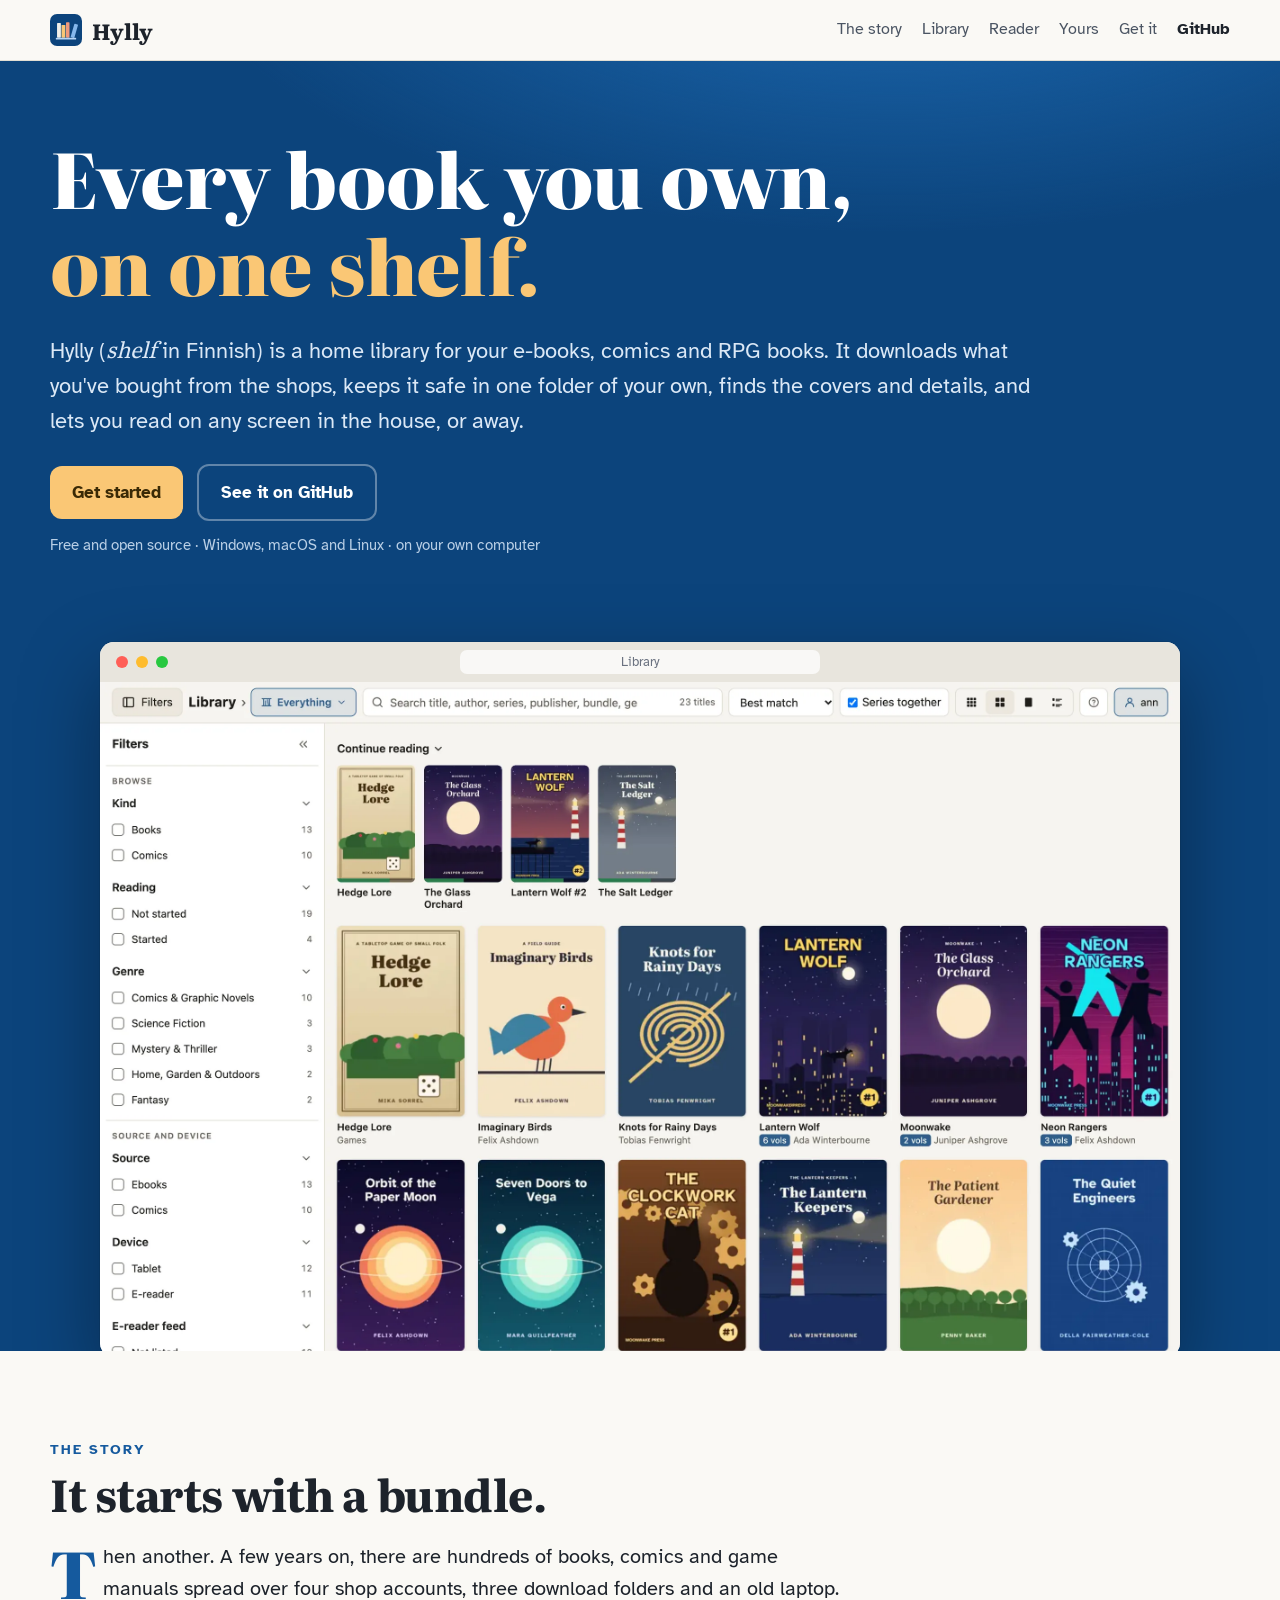
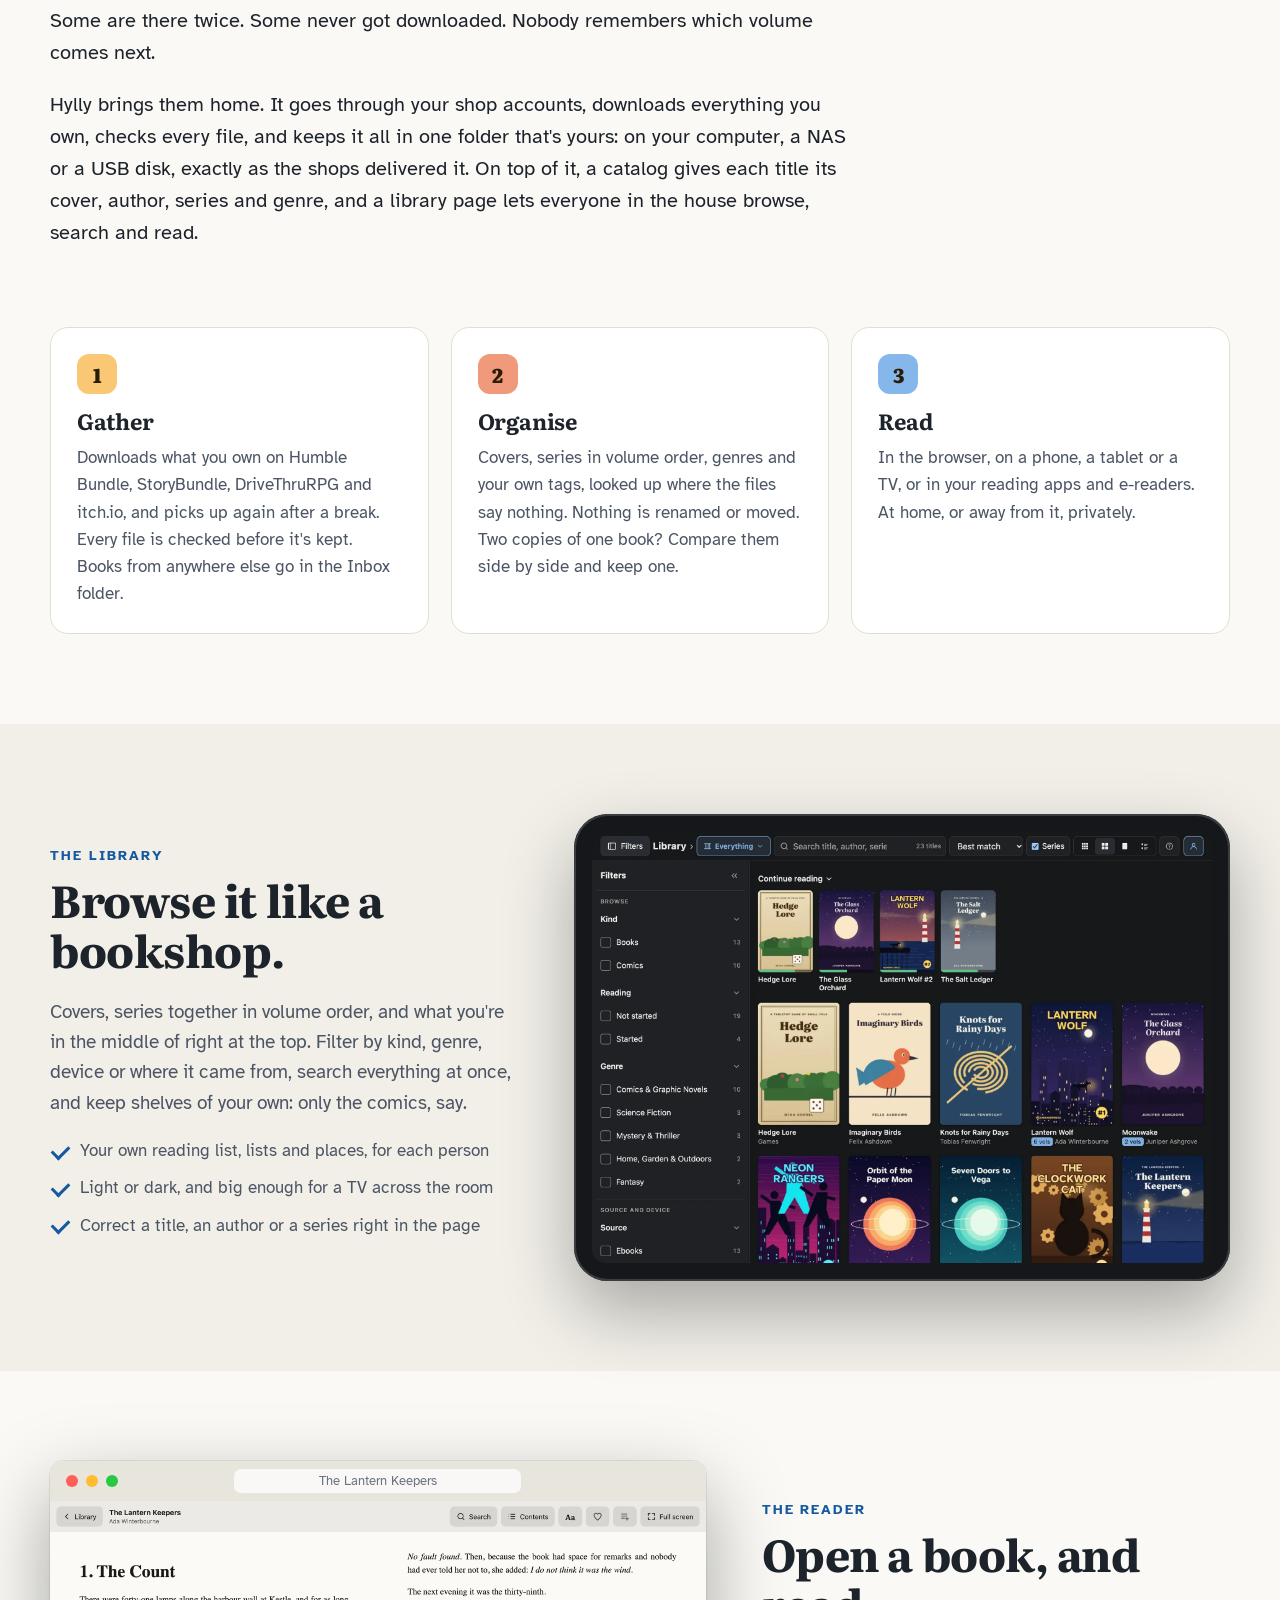
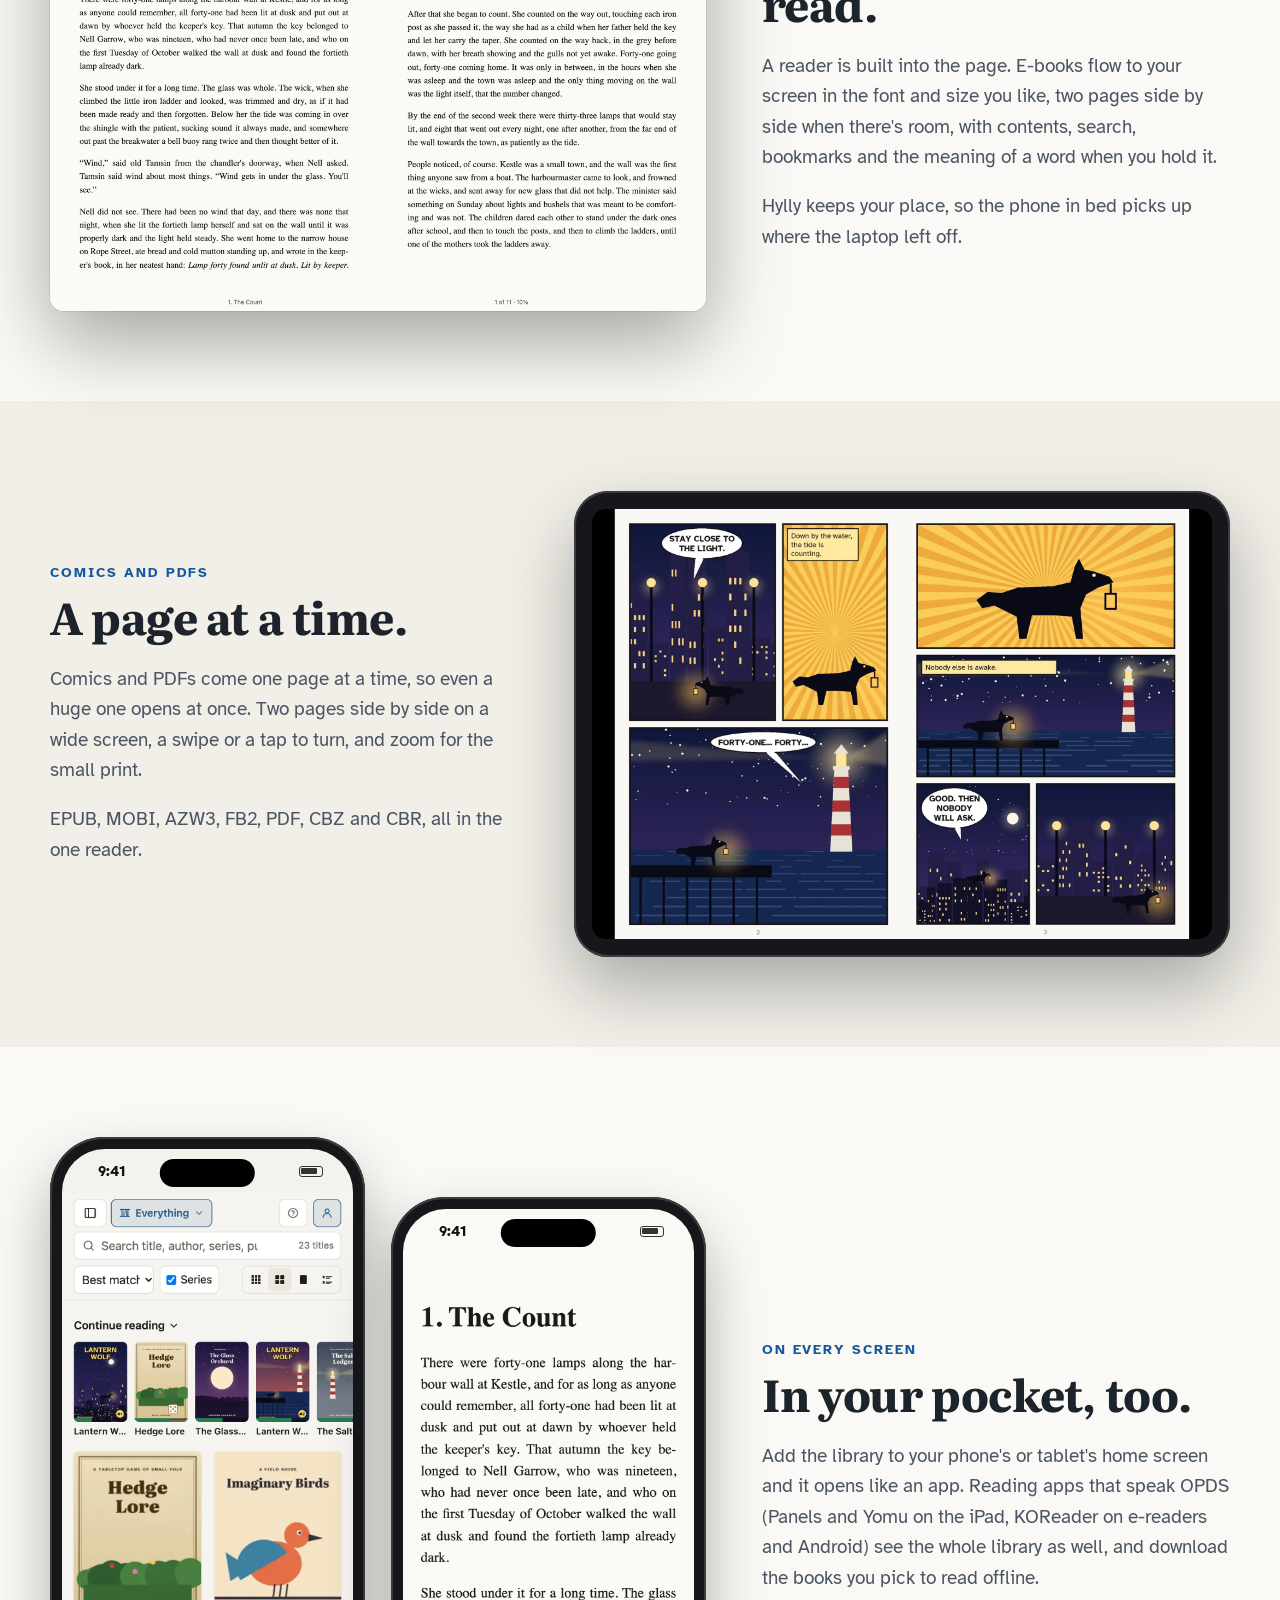
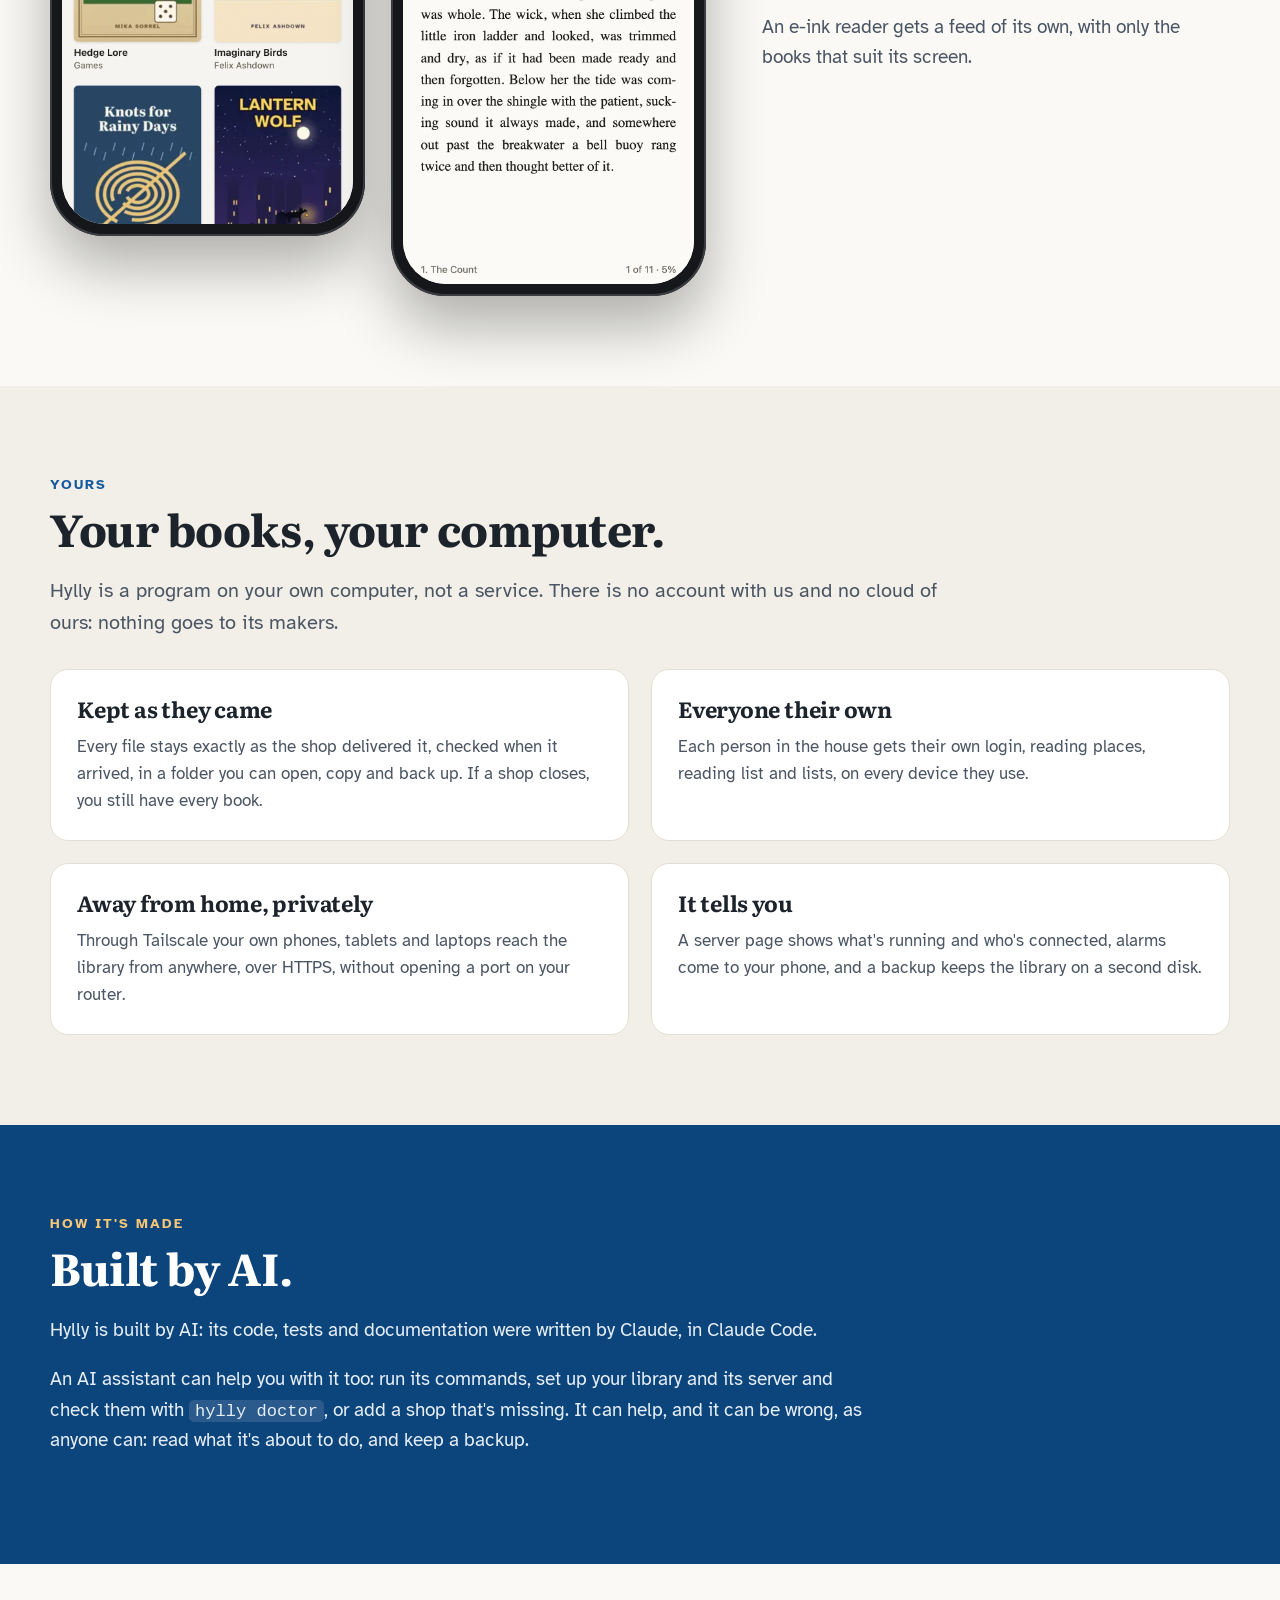
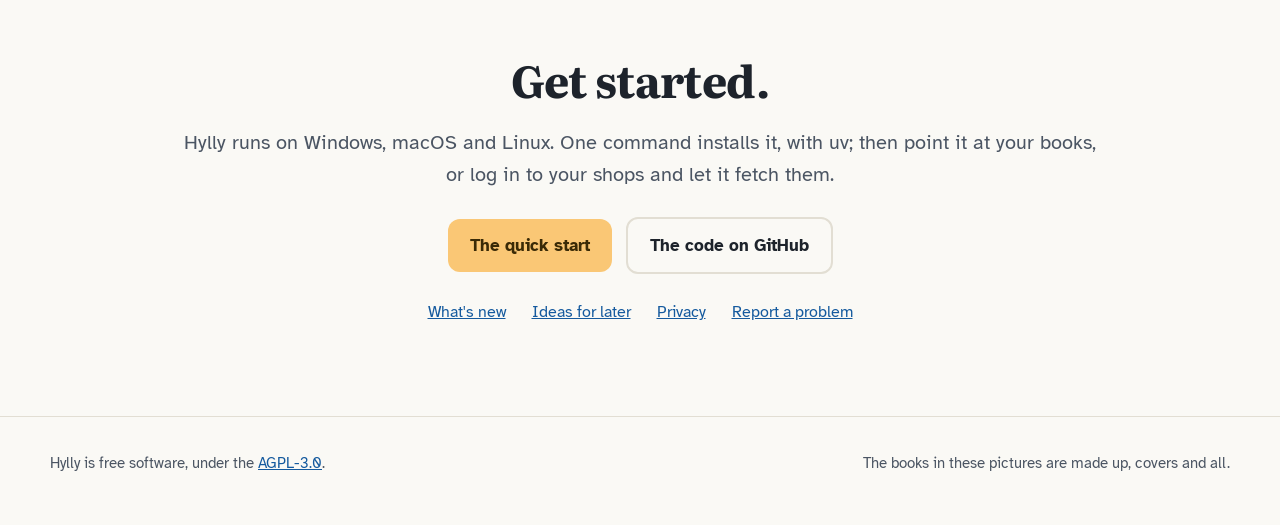
<file: site/index.html>
<!doctype html>
<html lang="en">
<head>
<meta charset="utf-8">
<meta name="viewport" content="width=device-width, initial-scale=1">
<title>Hylly: every book you own, on one shelf</title>
<meta name="description" content="Hylly is a home library for the e-books, comics and RPG books you own: it downloads them from the shops, keeps them in one folder of your own, finds their covers and details, and lets you read them on any screen.">
<meta property="og:type" content="website">
<meta property="og:title" content="Hylly: every book you own, on one shelf">
<meta property="og:description" content="A home library for the e-books, comics and RPG books you own. Free and open source, for Windows, macOS and Linux.">
<meta property="og:url" content="https://janisc.github.io/hylly/">
<meta property="og:image" content="https://janisc.github.io/hylly/og.png">
<meta property="og:image:width" content="1200">
<meta property="og:image:height" content="630">
<meta name="twitter:card" content="summary_large_image">
<meta name="theme-color" content="#0C447C">
<link rel="icon" href="data:image/svg+xml,%3Csvg xmlns='http://www.w3.org/2000/svg' viewBox='0 0 100 100'%3E%3Crect width='100' height='100' rx='22' fill='%230C447C'/%3E%3Crect x='22' y='28' width='12' height='46' rx='2' fill='%23F1EFE8'/%3E%3Crect x='36' y='34' width='12' height='40' rx='2' fill='%23FAC775'/%3E%3Crect x='50' y='26' width='11' height='48' rx='2' fill='%23F0997B'/%3E%3Crect x='64' y='30' width='12' height='44' rx='2' fill='%2385B7EB' transform='rotate(16 70 74)'/%3E%3Crect x='18' y='74' width='64' height='6' rx='3' fill='%23B5D4F4'/%3E%3C/svg%3E">
<style>
@font-face { font-family: "Literata"; src: url("fonts/literata-normal-200-900-latin.woff2") format("woff2"); font-weight: 200 900; font-display: swap; }
@font-face { font-family: "Atkinson Hyperlegible"; src: url("fonts/atkinson-normal-400-latin.woff2") format("woff2"); font-weight: 400; font-display: swap; }
@font-face { font-family: "Atkinson Hyperlegible"; src: url("fonts/atkinson-normal-700-latin.woff2") format("woff2"); font-weight: 700; font-display: swap; }

:root {
  --blue: #0C447C; --blue-2: #155a9e; --sky: #B5D4F4; --sky-2: #85B7EB; --sun: #FAC775; --coral: #F0997B; --paper: #F1EFE8;
  --bg: #faf9f5; --bg-2: #f1efe8; --card: #ffffff; --ink: #1d232b; --ink-2: #4b5563; --line: #e2ded3;
  --serif: "Literata", Georgia, "Times New Roman", serif;
  --sans: "Atkinson Hyperlegible", system-ui, -apple-system, "Segoe UI", sans-serif;
  color-scheme: light;
}
@media (prefers-color-scheme: dark) {
  :root { --bg: #12161c; --bg-2: #181e26; --card: #1d242e; --ink: #edf0f4; --ink-2: #aeb7c3; --line: #2b3440; color-scheme: dark; }
}
* { box-sizing: border-box; }
html { scroll-behavior: smooth; }
@media (prefers-reduced-motion: reduce) { html { scroll-behavior: auto; } }
body { margin: 0; background: var(--bg); color: var(--ink); font: 18px/1.6 var(--sans); -webkit-font-smoothing: antialiased; }
img { max-width: 100%; height: auto; display: block; }
a { color: var(--blue-2); }
@media (prefers-color-scheme: dark) { a { color: var(--sky); } }
.wrap { width: min(1180px, 100% - 40px); margin: 0 auto; }
h1, h2, h3 { font-family: var(--serif); line-height: 1.15; letter-spacing: -.01em; margin: 0 0 .5em; }
h2 { font-size: clamp(30px, 4vw, 44px); font-weight: 750; }
h3 { font-size: 22px; font-weight: 700; }
p { margin: 0 0 1em; }
.lead { font-size: 20px; color: var(--ink-2); max-width: 46em; }
code { font-size: .9em; background: var(--bg-2); padding: .1em .35em; border-radius: 5px; }

/* the top */
header.top { position: sticky; top: 0; z-index: 5; background: color-mix(in srgb, var(--bg) 88%, transparent); backdrop-filter: blur(10px);
  border-bottom: 1px solid var(--line); }
header.top .wrap { display: flex; align-items: center; gap: 22px; height: 60px; }
.brand { display: flex; align-items: center; gap: 10px; font: 750 22px var(--serif); color: var(--ink); text-decoration: none; }
.brand svg { width: 32px; height: 32px; }
nav { display: flex; gap: 20px; margin-left: auto; font-size: 16px; }
nav a { color: var(--ink-2); text-decoration: none; }
nav a:hover { color: var(--ink); }
nav a.gh { color: var(--ink); font-weight: 700; }
@media (max-width: 760px) { nav a:not(.gh) { display: none; } }

/* the hero */
.hero { background: radial-gradient(1200px 500px at 70% -10%, #1d6bb4 0%, transparent 60%), var(--blue); color: #fff; padding: 72px 0 0; overflow: hidden; }
.hero .wrap { display: grid; gap: 40px; }
.hero h1 { font-size: clamp(42px, 6.4vw, 76px); font-weight: 800; max-width: 12em; margin-bottom: .3em; }
.hero h1 em { font-style: normal; color: var(--sun); }
.hero .lead { color: #dbe8f6; font-size: clamp(18px, 2vw, 22px); }
.hero .lead i { font-family: var(--serif); }
.buttons { display: flex; flex-wrap: wrap; gap: 14px; align-items: center; margin: 26px 0 12px; }
.button { display: inline-flex; align-items: center; gap: 8px; padding: 13px 22px; border-radius: 12px; font-weight: 700; text-decoration: none;
  font-size: 17px; }
.button.main { background: var(--sun); color: #3a2a06; }
.button.main:hover { background: #ffd58f; }
.button.quiet { color: #fff; border: 2px solid rgba(255, 255, 255, .35); }
.button.quiet:hover { border-color: #fff; }
.small { font-size: 15px; color: #b9cfe6; }
.hero .shot { margin: 30px auto -6px; width: min(1080px, 100%); }

/* device frames, drawn: a browser window, a tablet, a phone */
.browser { border-radius: 14px; background: var(--card); overflow: hidden; box-shadow: 0 30px 80px rgba(0, 0, 0, .35), 0 0 0 1px rgba(0, 0, 0, .08); }
.browser .bar { height: 40px; display: flex; align-items: center; gap: 8px; padding: 0 16px; background: #e8e5dd; }
@media (prefers-color-scheme: dark) { .browser .bar { background: #2a313b; } }
.browser .bar i { width: 12px; height: 12px; border-radius: 50%; background: #ff5f57; }
.browser .bar i:nth-child(2) { background: #febc2e; } .browser .bar i:nth-child(3) { background: #28c840; }
.browser .bar span { margin: 0 auto; transform: translateX(-30px); width: min(46%, 360px); height: 24px; border-radius: 7px; background: rgba(255, 255, 255, .75);
  font-size: 13px; line-height: 24px; text-align: center; color: #6b7280; }
@media (prefers-color-scheme: dark) { .browser .bar span { background: rgba(255, 255, 255, .08); color: #aeb7c3; } }
.tablet { background: #16171a; border-radius: 34px; padding: 18px; box-shadow: 0 30px 70px rgba(0, 0, 0, .3), inset 0 0 0 2px #3a3c42; }
.tablet img { border-radius: 14px; }
.phone { position: relative; background: #16171a; border-radius: 54px; padding: 12px; box-shadow: 0 30px 60px rgba(0, 0, 0, .3), inset 0 0 0 2px #3a3c42;
  width: 100%; max-width: 330px; }
.phone .screen { border-radius: 43px; overflow: hidden; background: var(--status, #f4f2ec); }
.phone .status { height: 44px; display: flex; align-items: center; justify-content: space-between; padding: 0 30px 0 36px; font: 700 15px var(--sans);
  color: var(--status-ink, #111); }
.phone .status b { width: 24px; height: 11px; border: 1.5px solid currentColor; border-radius: 3px; position: relative; opacity: .85; }
.phone .status b::after { content: ""; position: absolute; inset: 1.5px 5px 1.5px 1.5px; background: currentColor; border-radius: 1px; }
.phone::before { content: ""; position: absolute; top: 22px; left: 50%; width: 30%; height: 28px; transform: translateX(-50%); background: #000; border-radius: 20px; }

/* the story */
section { padding: 90px 0; }
.story { display: grid; grid-template-columns: 1fr; gap: 24px; }
.story p { font-size: 20px; max-width: 40em; }
.story .first::first-letter { font: 800 3.2em/0.8 var(--serif); float: left; margin: .08em .1em 0 0; color: var(--blue-2); }
@media (prefers-color-scheme: dark) { .story .first::first-letter { color: var(--sky); } }
.steps { display: grid; grid-template-columns: repeat(3, 1fr); gap: 22px; margin-top: 34px; }
@media (max-width: 860px) { .steps { grid-template-columns: 1fr; } }
.step { background: var(--card); border: 1px solid var(--line); border-radius: 18px; padding: 26px; }
.step .n { display: inline-grid; place-items: center; width: 40px; height: 40px; border-radius: 12px; font: 800 20px var(--serif); margin-bottom: 14px; color: #2a1d05; }
.step:nth-child(1) .n { background: var(--sun); } .step:nth-child(2) .n { background: var(--coral); } .step:nth-child(3) .n { background: var(--sky-2); }
.step p { color: var(--ink-2); font-size: 17px; margin: 0; }

/* the features: words beside a picture */
.feature { display: grid; grid-template-columns: 5fr 7fr; gap: 56px; align-items: center; }
.feature.flip { grid-template-columns: 7fr 5fr; }
.feature.flip .words { order: 2; }
@media (max-width: 900px) { .feature, .feature.flip { grid-template-columns: 1fr; gap: 30px; } .feature.flip .words { order: 0; } }
.feature .words p { color: var(--ink-2); font-size: 19px; }
.kicker { font: 700 14px var(--sans); letter-spacing: .14em; text-transform: uppercase; color: var(--blue-2); margin-bottom: 10px; }
@media (prefers-color-scheme: dark) { .kicker { color: var(--sky-2); } }
.alt { background: var(--bg-2); }
.phones { display: flex; gap: 26px; justify-content: center; align-items: flex-start; }
.phones .phone:nth-child(2) { margin-top: 60px; }
@media (max-width: 560px) { .phones .phone:nth-child(2) { display: none; } }
ul.ticks { list-style: none; padding: 0; margin: 0; color: var(--ink-2); font-size: 17px; }
ul.ticks li { padding-left: 30px; position: relative; margin: 0 0 10px; }
ul.ticks li::before { content: ""; position: absolute; left: 2px; top: .45em; width: 14px; height: 8px; border-left: 3px solid var(--blue-2);
  border-bottom: 3px solid var(--blue-2); transform: rotate(-45deg); }
@media (prefers-color-scheme: dark) { ul.ticks li::before { border-color: var(--sky-2); } }

/* yours */
.yours { display: grid; grid-template-columns: repeat(2, 1fr); gap: 22px; margin-top: 30px; }
@media (max-width: 760px) { .yours { grid-template-columns: 1fr; } }
.yours div { background: var(--card); border: 1px solid var(--line); border-radius: 18px; padding: 26px; }
.yours p { color: var(--ink-2); font-size: 17px; margin: 0; }

/* built by AI */
.ai { background: var(--blue); color: #e6eef8; }
.ai h2 { color: #fff; }
.ai p { font-size: 19px; max-width: 44em; }
.ai a { color: var(--sun); }

/* get it */
.get { text-align: center; }
.get .lead { margin: 0 auto 10px; }
.get .buttons { justify-content: center; }
.get .button.quiet { color: var(--ink); border-color: var(--line); }
.links { display: flex; flex-wrap: wrap; justify-content: center; gap: 10px 26px; margin-top: 26px; font-size: 16px; }
footer { border-top: 1px solid var(--line); padding: 34px 0 50px; color: var(--ink-2); font-size: 15px; }
footer .wrap { display: flex; flex-wrap: wrap; gap: 10px 30px; justify-content: space-between; }
</style>
</head>
<body>

<header class="top">
  <div class="wrap">
    <a class="brand" href="#top" aria-label="Hylly">
      <svg viewBox="0 0 100 100" aria-hidden="true"><rect width="100" height="100" rx="22" fill="#0C447C"/><rect x="22" y="28" width="12" height="46" rx="2" fill="#F1EFE8"/><rect x="36" y="34" width="12" height="40" rx="2" fill="#FAC775"/><rect x="50" y="26" width="11" height="48" rx="2" fill="#F0997B"/><rect x="64" y="30" width="12" height="44" rx="2" fill="#85B7EB" transform="rotate(16 70 74)"/><rect x="18" y="74" width="64" height="6" rx="3" fill="#B5D4F4"/></svg>
      Hylly
    </a>
    <nav>
      <a href="#story">The story</a>
      <a href="#library">Library</a>
      <a href="#reader">Reader</a>
      <a href="#yours">Yours</a>
      <a href="#get">Get it</a>
      <a class="gh" href="https://github.com/janisc/hylly">GitHub</a>
    </nav>
  </div>
</header>

<main id="top">
<div class="hero">
  <div class="wrap">
    <div>
      <h1>Every book you own, <em>on one shelf.</em></h1>
      <p class="lead">Hylly (<i>shelf</i> in Finnish) is a home library for your e-books, comics and RPG books. It downloads what
        you've bought from the shops, keeps it safe in one folder of your own, finds the covers and details, and lets you
        read on any screen in the house, or away.</p>
      <div class="buttons">
        <a class="button main" href="https://github.com/janisc/hylly#quick-start">Get started</a>
        <a class="button quiet" href="https://github.com/janisc/hylly">See it on GitHub</a>
      </div>
      <p class="small">Free and open source · Windows, macOS and Linux · on your own computer</p>
    </div>
    <div class="shot browser">
      <div class="bar"><i></i><i></i><i></i><span>Library</span></div>
      <img src="shots/desktop-library.webp" width="2400" height="1500" alt="The library page: covers in a grid, Continue reading at the top, and filters by kind, genre and device at the side.">
    </div>
  </div>
</div>

<section id="story">
  <div class="wrap story">
    <div>
      <div class="kicker">The story</div>
      <h2>It starts with a bundle.</h2>
      <p class="first">Then another. A few years on, there are hundreds of books, comics and game manuals spread over four
        shop accounts, three download folders and an old laptop. Some are there twice. Some never got downloaded. Nobody
        remembers which volume comes next.</p>
      <p>Hylly brings them home. It goes through your shop accounts, downloads everything you own, checks every file, and
        keeps it all in one folder that's yours: on your computer, a NAS or a USB disk, exactly as the shops delivered it.
        On top of it, a catalog gives each title its cover, author, series and genre, and a library page lets everyone in
        the house browse, search and read.</p>
    </div>
    <div class="steps">
      <div class="step">
        <div class="n">1</div>
        <h3>Gather</h3>
        <p>Downloads what you own on Humble Bundle, StoryBundle, DriveThruRPG and itch.io, and picks up again after a
          break. Every file is checked before it's kept. Books from anywhere else go in the Inbox folder.</p>
      </div>
      <div class="step">
        <div class="n">2</div>
        <h3>Organise</h3>
        <p>Covers, series in volume order, genres and your own tags, looked up where the files say nothing. Nothing is
          renamed or moved. Two copies of one book? Compare them side by side and keep one.</p>
      </div>
      <div class="step">
        <div class="n">3</div>
        <h3>Read</h3>
        <p>In the browser, on a phone, a tablet or a TV, or in your reading apps and e-readers. At home, or away from
          it, privately.</p>
      </div>
    </div>
  </div>
</section>

<section id="library" class="alt">
  <div class="wrap feature">
    <div class="words">
      <div class="kicker">The library</div>
      <h2>Browse it like a bookshop.</h2>
      <p>Covers, series together in volume order, and what you're in the middle of right at the top. Filter by kind,
        genre, device or where it came from, search everything at once, and keep shelves of your own: only the comics,
        say.</p>
      <ul class="ticks">
        <li>Your own reading list, lists and places, for each person</li>
        <li>Light or dark, and big enough for a TV across the room</li>
        <li>Correct a title, an author or a series right in the page</li>
      </ul>
    </div>
    <div class="tablet">
      <img src="shots/ipad-library.webp" width="2000" height="1390" loading="lazy" alt="The library page on a tablet held sideways, in the dark theme.">
    </div>
  </div>
</section>

<section id="reader">
  <div class="wrap feature flip">
    <div class="words">
      <div class="kicker">The reader</div>
      <h2>Open a book, and read.</h2>
      <p>A reader is built into the page. E-books flow to your screen in the font and size you like, two pages side by
        side when there's room, with contents, search, bookmarks and the meaning of a word when you hold it.</p>
      <p>Hylly keeps your place, so the phone in bed picks up where the laptop left off.</p>
    </div>
    <div class="browser">
      <div class="bar"><i></i><i></i><i></i><span>The Lantern Keepers</span></div>
      <img src="shots/desktop-reader.webp" width="2400" height="1500" loading="lazy" alt="An e-book open in the reader: chapter one across two pages.">
    </div>
  </div>
</section>

<section class="alt">
  <div class="wrap feature">
    <div class="words">
      <div class="kicker">Comics and PDFs</div>
      <h2>A page at a time.</h2>
      <p>Comics and PDFs come one page at a time, so even a huge one opens at once. Two pages side by side on a wide screen,
        a swipe or a tap to turn, and zoom for the small print.</p>
      <p>EPUB, MOBI, AZW3, FB2, PDF, CBZ and CBR, all in the one reader.</p>
    </div>
    <div class="tablet">
      <img src="shots/ipad-comic.webp" width="2000" height="1390" loading="lazy" alt="A comic open on a tablet, two pages side by side.">
    </div>
  </div>
</section>

<section>
  <div class="wrap feature flip">
    <div class="words">
      <div class="kicker">On every screen</div>
      <h2>In your pocket, too.</h2>
      <p>Add the library to your phone's or tablet's home screen and it opens like an app. Reading apps that speak OPDS
        (Panels and Yomu on the iPad, KOReader on e-readers and Android) see the whole library as well, and download
        the books you pick to read offline.</p>
      <p>An e-ink reader gets a feed of its own, with only the books that suit its screen.</p>
    </div>
    <div class="phones">
      <div class="phone"><div class="screen"><div class="status"><span>9:41</span><b></b></div>
        <img src="shots/iphone-library.webp" width="900" height="1951" loading="lazy" alt="The library on a phone: Continue reading and covers in two columns."></div></div>
      <div class="phone" style="--status: #faf9f6"><div class="screen"><div class="status"><span>9:41</span><b></b></div>
        <img src="shots/iphone-reader.webp" width="900" height="1951" loading="lazy" alt="An e-book open on a phone."></div></div>
    </div>
  </div>
</section>

<section id="yours" class="alt">
  <div class="wrap">
    <div class="kicker">Yours</div>
    <h2>Your books, your computer.</h2>
    <p class="lead">Hylly is a program on your own computer, not a service. There is no account with us and no cloud of
      ours: nothing goes to its makers.</p>
    <div class="yours">
      <div><h3>Kept as they came</h3><p>Every file stays exactly as the shop delivered it, checked when it arrived, in a
        folder you can open, copy and back up. If a shop closes, you still have every book.</p></div>
      <div><h3>Everyone their own</h3><p>Each person in the house gets their own login, reading places, reading list
        and lists, on every device they use.</p></div>
      <div><h3>Away from home, privately</h3><p>Through Tailscale your own phones, tablets and laptops reach the library
        from anywhere, over HTTPS, without opening a port on your router.</p></div>
      <div><h3>It tells you</h3><p>A server page shows what's running and who's connected, alarms come to your phone, and
        a backup keeps the library on a second disk.</p></div>
    </div>
  </div>
</section>

<section class="ai">
  <div class="wrap">
    <div class="kicker" style="color: var(--sun)">How it's made</div>
    <h2>Built by AI.</h2>
    <p>Hylly is built by AI: its code, tests and documentation were written by Claude, in Claude Code.</p>
    <p>An AI assistant can help you with it too: run its commands, set up your library and its server and check them
      with <code style="background: rgba(255,255,255,.12)">hylly doctor</code>, or add a shop that's missing. It can help,
      and it can be wrong, as anyone can: read what it's about to do, and keep a backup.</p>
  </div>
</section>

<section id="get" class="get">
  <div class="wrap">
    <h2>Get started.</h2>
    <p class="lead">Hylly runs on Windows, macOS and Linux. One command installs it, with uv; then point it at your
      books, or log in to your shops and let it fetch them.</p>
    <div class="buttons">
      <a class="button main" href="https://github.com/janisc/hylly#quick-start">The quick start</a>
      <a class="button quiet" href="https://github.com/janisc/hylly">The code on GitHub</a>
    </div>
    <div class="links">
      <a href="https://github.com/janisc/hylly/blob/main/CHANGELOG.md">What's new</a>
      <a href="https://github.com/janisc/hylly/blob/main/docs/roadmap.md">Ideas for later</a>
      <a href="https://github.com/janisc/hylly#privacy">Privacy</a>
      <a href="https://github.com/janisc/hylly/issues">Report a problem</a>
    </div>
  </div>
</section>
</main>

<footer>
  <div class="wrap">
    <span>Hylly is free software, under the <a href="https://github.com/janisc/hylly/blob/main/LICENSE">AGPL-3.0</a>.</span>
    <span>The books in these pictures are made up, covers and all.</span>
  </div>
</footer>
</body>
</html>
</file>
